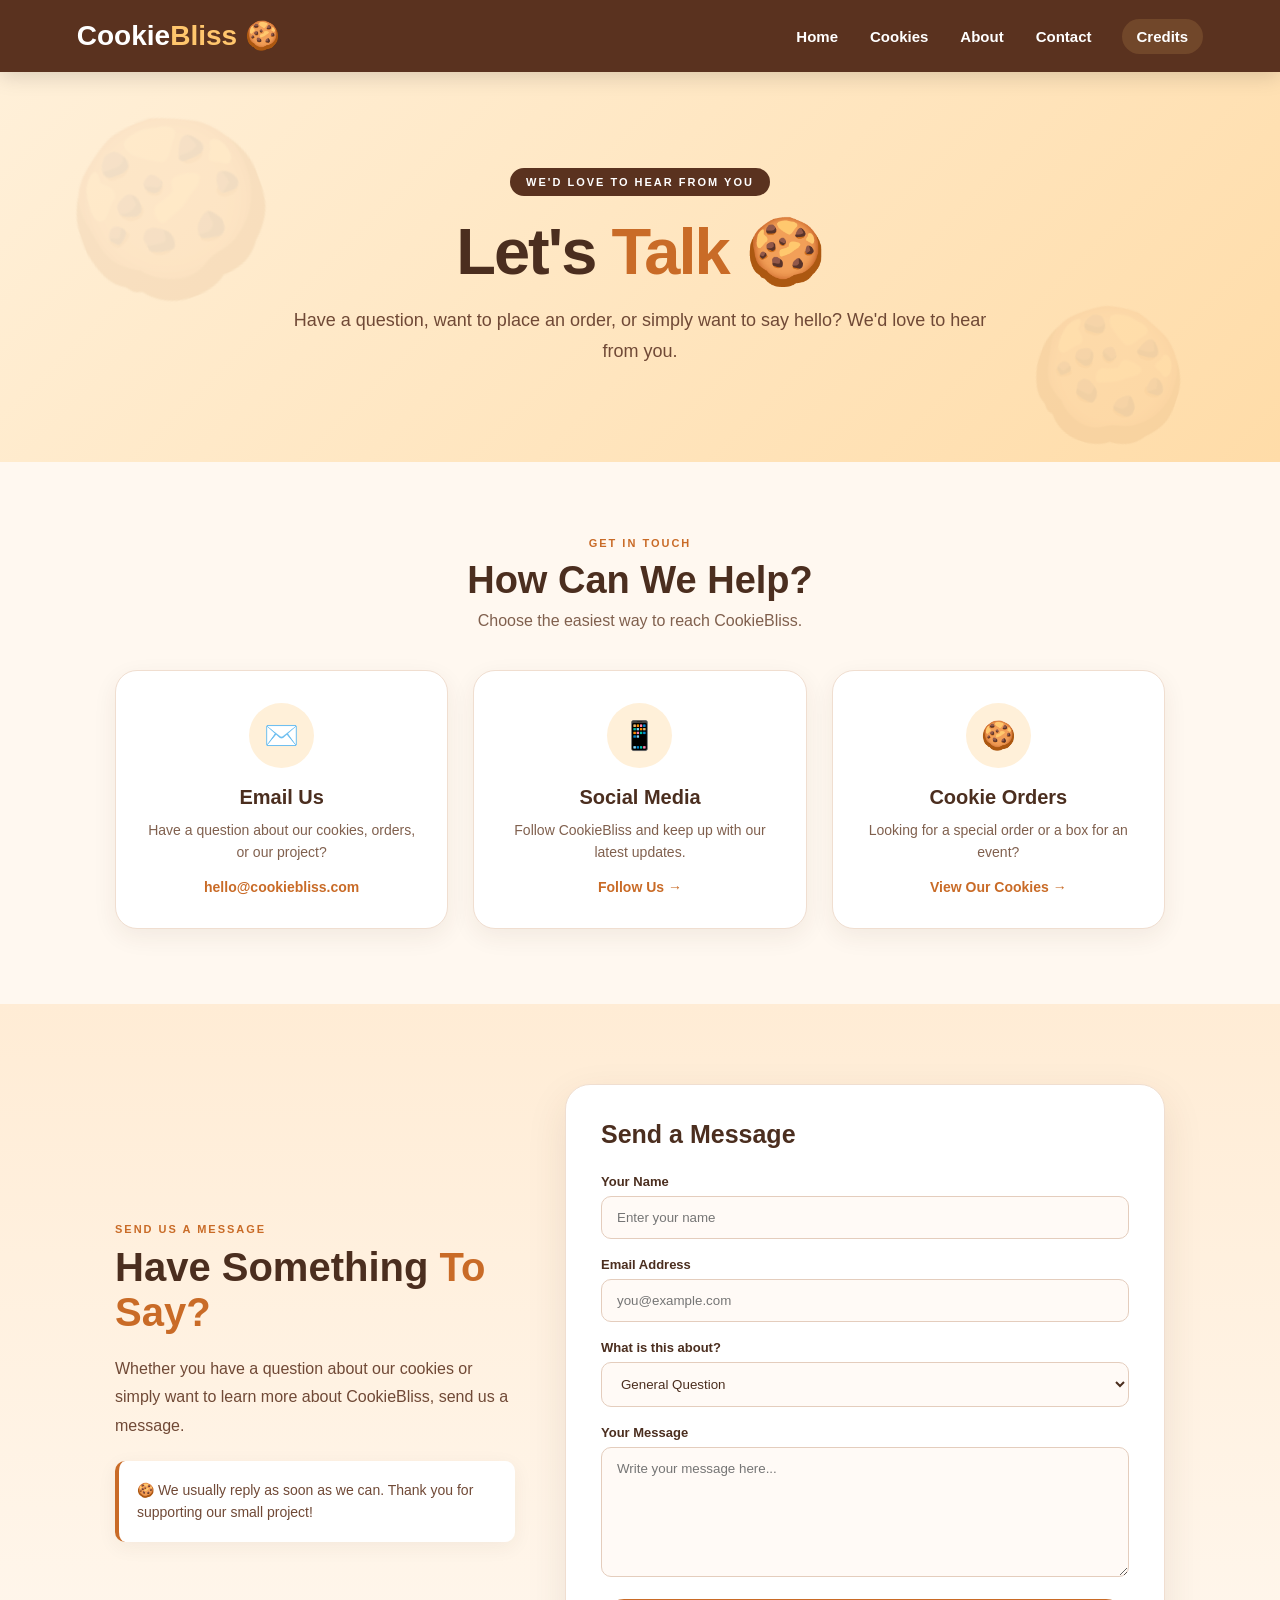
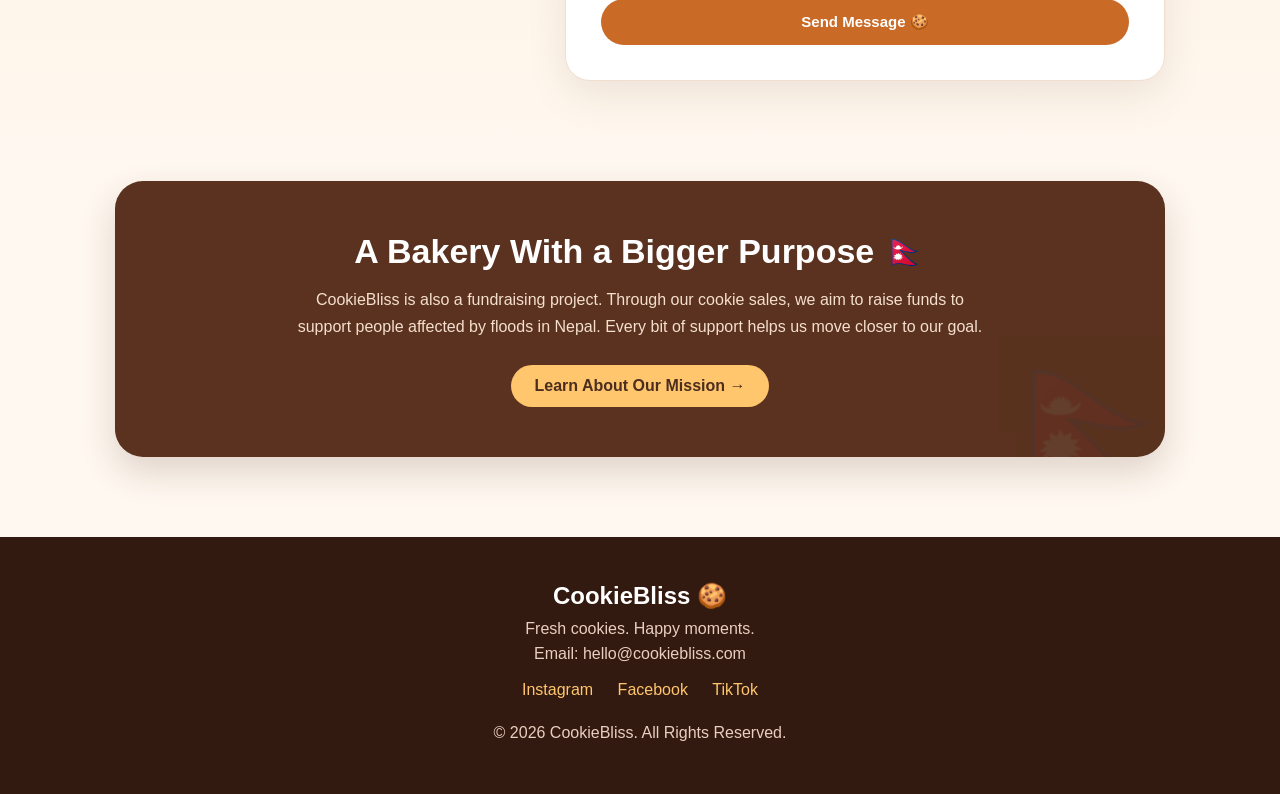
<file: contact.html>
<!DOCTYPE html>
<html lang="en">

<head>

    <meta charset="UTF-8">

    <meta name="viewport"
          content="width=device-width, initial-scale=1.0">

    <title>Contact | CookieBliss 🍪</title>


    <style>

        /* =====================================================
           GENERAL
        ===================================================== */

        * {
            margin: 0;
            padding: 0;
            box-sizing: border-box;
        }

        html {
            scroll-behavior: smooth;
        }

        body {
            font-family: Arial, Helvetica, sans-serif;
            background: #fff8f0;
            color: #4b2e1f;
            overflow-x: hidden;
        }

        a {
            text-decoration: none;
        }


        /* =====================================================
           NAVIGATION
        ===================================================== */

        nav {
            width: 100%;
            min-height: 72px;
            padding: 14px 6%;

            background: #5a321f;
            color: white;

            display: flex;
            justify-content: space-between;
            align-items: center;

            position: sticky;
            top: 0;
            z-index: 1000;

            box-shadow: 0 4px 20px rgba(0, 0, 0, 0.15);
        }

        .logo {
            font-size: 28px;
            font-weight: bold;
            white-space: nowrap;
            line-height: 1;
        }

        .logo span {
            color: #ffc66d;
        }

        nav ul {
            display: flex;
            align-items: center;
            list-style: none;
            gap: 28px;
            margin: 0;
            padding: 0;
        }

        nav ul li {
            margin: 0;
            padding: 0;
        }

        nav ul li a {
            display: block;

            color: white;

            font-size: 15px;
            font-weight: 600;

            padding: 10px 2px;

            position: relative;

            transition: color 0.3s ease;
        }

        nav ul li a:hover {
            color: #ffc66d;
        }

        nav ul li a::after {
            content: "";

            position: absolute;

            left: 0;
            bottom: 3px;

            width: 0;
            height: 2px;

            border-radius: 10px;

            background: #ffc66d;

            transition: width 0.3s ease;
        }

        nav ul li a:hover::after {
            width: 100%;
        }

        /* Credits button */

        nav ul li:last-child a {
            background: rgba(255, 198, 109, 0.14);

            border-radius: 20px;

            padding: 9px 15px;
        }

        nav ul li:last-child a::after {
            display: none;
        }

        nav ul li:last-child a:hover {
            background: #ffc66d;

            color: #5a321f;
        }


        /* =====================================================
           HERO / PAGE HEADER
        ===================================================== */

        .page-header {
            min-height: 390px;

            padding: 80px 7%;

            display: flex;

            align-items: center;
            justify-content: center;

            text-align: center;

            background:
                linear-gradient(
                    135deg,
                    #fff0d9,
                    #ffdca8
                );

            position: relative;

            overflow: hidden;
        }

        .page-header::before {
            content: "🍪";

            position: absolute;

            font-size: 170px;

            left: 5%;
            top: 35px;

            opacity: 0.08;

            transform: rotate(-20deg);
        }

        .page-header::after {
            content: "🍪";

            position: absolute;

            font-size: 130px;

            right: 7%;
            bottom: 10px;

            opacity: 0.08;

            transform: rotate(18deg);
        }

        .header-content {
            position: relative;

            z-index: 2;

            max-width: 700px;

            animation: headerEnter 0.8s ease;
        }

        @keyframes headerEnter {

            from {
                opacity: 0;
                transform: translateY(25px);
            }

            to {
                opacity: 1;
                transform: translateY(0);
            }

        }

        .header-tag {
            display: inline-block;

            padding: 8px 16px;

            background: #5a321f;

            color: white;

            border-radius: 30px;

            font-size: 11px;

            font-weight: bold;

            letter-spacing: 2px;

            margin-bottom: 18px;
        }

        .page-header h1 {
            font-size: clamp(42px, 6vw, 65px);

            letter-spacing: -2px;

            margin-bottom: 15px;
        }

        .page-header h1 span {
            color: #c96b27;
        }

        .page-header p {
            color: #704936;

            font-size: 18px;

            line-height: 1.7;
        }


        /* =====================================================
           CONTACT CARDS
        ===================================================== */

        .contact-section {
            padding: 75px 7%;
        }

        .section-heading {
            text-align: center;

            margin-bottom: 40px;
        }

        .section-heading .label {
            color: #c96b27;

            font-size: 11px;

            font-weight: bold;

            letter-spacing: 2px;

            margin-bottom: 10px;
        }

        .section-heading h2 {
            font-size: 38px;

            margin-bottom: 10px;
        }

        .section-heading p {
            color: #80604e;
        }

        .contact-cards {
            max-width: 1050px;

            margin: auto;

            display: grid;

            grid-template-columns:
                repeat(3, 1fr);

            gap: 25px;
        }

        .contact-card {
            background: white;

            padding: 32px 25px;

            border-radius: 22px;

            border: 1px solid #f0ded0;

            text-align: center;

            box-shadow:
                0 8px 25px
                rgba(75, 46, 31, 0.07);

            transition: 0.35s;
        }

        .contact-card:hover {
            transform: translateY(-8px);

            box-shadow:
                0 18px 35px
                rgba(75, 46, 31, 0.14);
        }

        .contact-icon {
            width: 65px;
            height: 65px;

            margin: auto auto 18px;

            border-radius: 50%;

            background: #fff0d9;

            display: flex;

            align-items: center;
            justify-content: center;

            font-size: 28px;
        }

        .contact-card h3 {
            margin-bottom: 10px;

            font-size: 20px;
        }

        .contact-card p {
            color: #80604e;

            font-size: 14px;

            line-height: 1.6;

            margin-bottom: 14px;
        }

        .contact-card a {
            color: #c96b27;

            font-weight: bold;

            font-size: 14px;
        }


        /* =====================================================
           MESSAGE SECTION
        ===================================================== */

        .message-section {
            padding: 80px 7%;

            background:
                linear-gradient(
                    180deg,
                    #ffecd5,
                    #fff8f0
                );
        }

        .message-container {
            max-width: 1050px;

            margin: auto;

            display: grid;

            grid-template-columns:
                0.8fr 1.2fr;

            gap: 50px;

            align-items: center;
        }

        .message-info h2 {
            font-size: 40px;

            margin-bottom: 18px;
        }

        .message-info h2 span {
            color: #c96b27;
        }

        .message-info p {
            color: #704936;

            line-height: 1.8;

            margin-bottom: 20px;
        }

        .mini-note {
            padding: 18px;

            background: white;

            border-left: 4px solid #c96b27;

            border-radius: 10px;

            color: #704936;

            font-size: 14px;

            line-height: 1.6;

            box-shadow:
                0 5px 20px
                rgba(75, 46, 31, 0.06);
        }


        /* =====================================================
           FORM
        ===================================================== */

        .contact-form {
            background: white;

            padding: 35px;

            border-radius: 25px;

            box-shadow:
                0 15px 40px
                rgba(75, 46, 31, 0.1);

            border: 1px solid #f0ded0;
        }

        .contact-form h3 {
            font-size: 25px;

            margin-bottom: 25px;
        }

        .form-group {
            margin-bottom: 18px;
        }

        .form-group label {
            display: block;

            font-size: 13px;

            font-weight: bold;

            margin-bottom: 7px;
        }

        .form-group input,
        .form-group textarea,
        .form-group select {
            width: 100%;

            padding: 13px 15px;

            border: 1px solid #e4cdbd;

            border-radius: 10px;

            background: #fffaf6;

            color: #4b2e1f;

            font-family: inherit;

            outline: none;

            transition: 0.25s;
        }

        .form-group input:focus,
        .form-group textarea:focus,
        .form-group select:focus {
            border-color: #c96b27;

            box-shadow:
                0 0 0 3px
                rgba(201, 107, 39, 0.1);
        }

        .form-group textarea {
            min-height: 130px;

            resize: vertical;
        }

        .send-btn {
            width: 100%;

            padding: 14px;

            border: none;

            border-radius: 30px;

            background: #c96b27;

            color: white;

            font-weight: bold;

            cursor: pointer;

            font-size: 15px;

            transition: 0.3s;
        }

        .send-btn:hover {
            background: #9f4d18;

            transform: translateY(-3px);

            box-shadow:
                0 8px 20px
                rgba(159, 77, 24, 0.2);
        }


        /* =====================================================
           FLOOD RELIEF SECTION
        ===================================================== */

        .relief {
            max-width: 1050px;

            margin: 20px auto 80px;

            padding: 50px 40px;

            background: #5a321f;

            color: white;

            border-radius: 28px;

            text-align: center;

            position: relative;

            overflow: hidden;

            box-shadow:
                0 15px 35px
                rgba(75, 46, 31, 0.18);
        }

        .relief::before {
            content: "🇳🇵";

            position: absolute;

            font-size: 150px;

            right: -20px;

            bottom: -55px;

            opacity: 0.06;
        }

        .relief h2 {
            font-size: 34px;

            margin-bottom: 15px;

            position: relative;
        }

        .relief p {
            max-width: 700px;

            margin: auto;

            color: #f5dfce;

            line-height: 1.7;

            position: relative;
        }

        .relief-btn {
            display: inline-block;

            margin-top: 25px;

            padding: 12px 24px;

            border-radius: 25px;

            background: #ffc66d;

            color: #4b2e1f;

            font-weight: bold;

            transition: 0.3s;
        }

        .relief-btn:hover {
            background: white;

            transform: translateY(-3px);
        }


        /* =====================================================
           SUCCESS MESSAGE
        ===================================================== */

        #success-message {
            position: fixed;

            top: 90px;

            right: 25px;

            background: #5a321f;

            color: white;

            padding: 15px 20px;

            border-radius: 12px;

            box-shadow:
                0 8px 25px
                rgba(0, 0, 0, 0.2);

            opacity: 0;

            transform: translateY(-15px);

            pointer-events: none;

            transition: 0.3s;

            z-index: 1200;
        }

        #success-message.show {
            opacity: 1;

            transform: translateY(0);
        }


        /* =====================================================
           FOOTER
        ===================================================== */

        footer {
            background: #321a10;

            color: white;

            text-align: center;

            padding: 45px 20px;
        }

        footer h2 {
            margin-bottom: 10px;
        }

        footer p {
            color: #e9cfc0;

            margin: 7px;
        }

        .socials {
            margin-top: 18px;
        }

        .socials a {
            color: #ffc66d;

            margin: 0 10px;

            transition: 0.3s;
        }

        .socials a:hover {
            color: white;
        }


        /* =====================================================
           SCROLL REVEAL
        ===================================================== */

        .reveal {
            opacity: 0;

            transform: translateY(25px);

            transition:
                opacity 0.7s ease,
                transform 0.7s ease;
        }

        .reveal.active {
            opacity: 1;

            transform: translateY(0);
        }


        /* =====================================================
           MOBILE
        ===================================================== */

        @media (max-width: 850px) {

            .contact-cards {
                grid-template-columns: 1fr;
            }

            .message-container {
                grid-template-columns: 1fr;
            }

        }


        @media (max-width: 600px) {

            nav {
                min-height: auto;

                padding: 15px 20px;

                flex-direction: column;

                gap: 12px;
            }

            nav ul {
                width: 100%;

                justify-content: center;

                flex-wrap: wrap;

                gap: 6px 18px;
            }

            nav ul li a {
                font-size: 14px;

                padding: 7px 2px;
            }

            nav ul li:last-child a {
                padding: 7px 12px;
            }

            .page-header {
                min-height: 320px;

                padding: 60px 20px;
            }

            .contact-section,
            .message-section {
                padding-left: 5%;

                padding-right: 5%;
            }

            .contact-form {
                padding: 25px;
            }

            .relief {
                margin-left: 5%;

                margin-right: 5%;

                padding: 40px 25px;
            }

        }


        @media (max-width: 430px) {

            nav ul {
                gap: 4px 12px;
            }

            nav ul li a {
                font-size: 13px;
            }

        }

    </style>

</head>


<body>


    <!-- =====================================================
         NAVIGATION
    ====================================================== -->

    <nav>

        <div class="logo">
            Cookie<span>Bliss</span> 🍪
        </div>

        <ul>

            <li>
                <a href="index.html">
                    Home
                </a>
            </li>

            <li>
                <a href="cookies.html">
                    Cookies
                </a>
            </li>

            <li>
                <a href="about.html">
                    About
                </a>
            </li>

            <li>
                <a href="contact.html">
                    Contact
                </a>
            </li>

            <li>
                <a href="Credits.html">
                    Credits
                </a>
            </li>

        </ul>

    </nav>


    <!-- =====================================================
         PAGE HEADER
    ====================================================== -->

    <section class="page-header">

        <div class="header-content">

            <div class="header-tag">
                WE'D LOVE TO HEAR FROM YOU
            </div>

            <h1>
                Let's
                <span>Talk</span> 🍪
            </h1>

            <p>
                Have a question, want to place an order,
                or simply want to say hello?
                We'd love to hear from you.
            </p>

        </div>

    </section>


    <!-- =====================================================
         CONTACT OPTIONS
    ===================================================== -->

    <section class="contact-section">

        <div class="section-heading">

            <div class="label">
                GET IN TOUCH
            </div>

            <h2>
                How Can We Help?
            </h2>

            <p>
                Choose the easiest way to reach CookieBliss.
            </p>

        </div>


        <div class="contact-cards">


            <div class="contact-card reveal">

                <div class="contact-icon">
                    ✉️
                </div>

                <h3>
                    Email Us
                </h3>

                <p>
                    Have a question about our cookies,
                    orders, or our project?
                </p>

                <a href="mailto:hello@cookiebliss.com">
                    hello@cookiebliss.com
                </a>

            </div>


            <div class="contact-card reveal">

                <div class="contact-icon">
                    📱
                </div>

                <h3>
                    Social Media
                </h3>

                <p>
                    Follow CookieBliss and keep up
                    with our latest updates.
                </p>

                <a href="https://www.instagram.com/sakhi.initiative/">
                    Follow Us →
                </a>

            </div>


            <div class="contact-card reveal">

                <div class="contact-icon">
                    🍪
                </div>

                <h3>
                    Cookie Orders
                </h3>

                <p>
                    Looking for a special order
                    or a box for an event?
                </p>

                <a href="cookies.html">
                    View Our Cookies →
                </a>

            </div>


        </div>

    </section>


    <!-- =====================================================
         MESSAGE FORM
    ===================================================== -->

    <section class="message-section">

        <div class="message-container">


            <div class="message-info reveal">

                <div class="section-heading"
                     style="text-align:left; margin-bottom:20px;">

                    <div class="label">
                        SEND US A MESSAGE
                    </div>

                    <h2>
                        Have Something
                        <span>To Say?</span>
                    </h2>

                </div>

                <p>
                    Whether you have a question about our
                    cookies or simply want to learn more about
                    CookieBliss, send us a message.
                </p>

                <div class="mini-note">
                    🍪 We usually reply as soon as we can.
                    Thank you for supporting our small project!
                </div>

            </div>


            <form
                class="contact-form"
                id="contactForm">

                <h3>
                    Send a Message
                </h3>


                <div class="form-group">

                    <label for="name">
                        Your Name
                    </label>

                    <input
                        type="text"
                        id="name"
                        placeholder="Enter your name"
                        required>

                </div>


                <div class="form-group">

                    <label for="email">
                        Email Address
                    </label>

                    <input
                        type="email"
                        id="email"
                        placeholder="you@example.com"
                        required>

                </div>


                <div class="form-group">

                    <label for="reason">
                        What is this about?
                    </label>

                    <select id="reason">

                        <option>
                            General Question
                        </option>

                        <option>
                            Cookie Order
                        </option>

                        <option>
                            Special Request
                        </option>

                        <option>
                            Fundraising Project
                        </option>

                        <option>
                            Other
                        </option>

                    </select>

                </div>


                <div class="form-group">

                    <label for="message">
                        Your Message
                    </label>

                    <textarea
                        id="message"
                        placeholder="Write your message here..."
                        required></textarea>

                </div>


                <button
                    type="submit"
                    class="send-btn">

                    Send Message 🍪

                </button>

            </form>


        </div>

    </section>


    <!-- =====================================================
         FLOOD RELIEF
    ====================================================== -->

    <section class="relief reveal">

        <h2>
            A Bakery With a Bigger Purpose 🇳🇵
        </h2>

        <p>
            CookieBliss is also a fundraising project.
            Through our cookie sales, we aim to raise funds
            to support people affected by floods in Nepal.
            Every bit of support helps us move closer to our goal.
        </p>

        <a
            href="about.html"
            class="relief-btn">

            Learn About Our Mission →

        </a>

    </section>


    <!-- =====================================================
         SUCCESS MESSAGE
    ===================================================== -->

    <div id="success-message">
        ✓ Message ready to send!
    </div>


    <!-- =====================================================
         FOOTER
    ===================================================== -->

    <footer>

        <h2>
            CookieBliss 🍪
        </h2>

        <p>
            Fresh cookies. Happy moments.
        </p>

        <p>
            Email: hello@cookiebliss.com
        </p>


        <div class="socials">

            <a href="https://www.instagram.com/sakhi.initiative/">
                Instagram
            </a>

            <a href="#">
                Facebook
            </a>

            <a href="#">
                TikTok
            </a>

        </div>


        <br>


        <p>
            © 2026 CookieBliss. All Rights Reserved.
        </p>

    </footer>


    <!-- =====================================================
         JAVASCRIPT
    ===================================================== -->

    <script>

        /* =================================================
           SCROLL REVEAL
        ================================================= */

        const revealElements =
            document.querySelectorAll(".reveal");


        function revealOnScroll() {

            const screenHeight =
                window.innerHeight;


            revealElements.forEach(
                function(element) {

                    const position =
                        element
                        .getBoundingClientRect()
                        .top;


                    if (
                        position <
                        screenHeight - 70
                    ) {

                        element.classList.add(
                            "active"
                        );

                    }

                }
            );

        }


        window.addEventListener(
            "scroll",
            revealOnScroll
        );


        revealOnScroll();


        /* =================================================
           CONTACT FORM
        ================================================= */

        const form =
            document.getElementById(
                "contactForm"
            );


        const successMessage =
            document.getElementById(
                "success-message"
            );


        form.addEventListener(
            "submit",
            function(event) {

                event.preventDefault();


                successMessage.classList.add(
                    "show"
                );


                form.reset();


                setTimeout(
                    function() {

                        successMessage.classList.remove(
                            "show"
                        );

                    },
                    2500
                );

            }
        );

    </script>


</body>

</html>
</file>
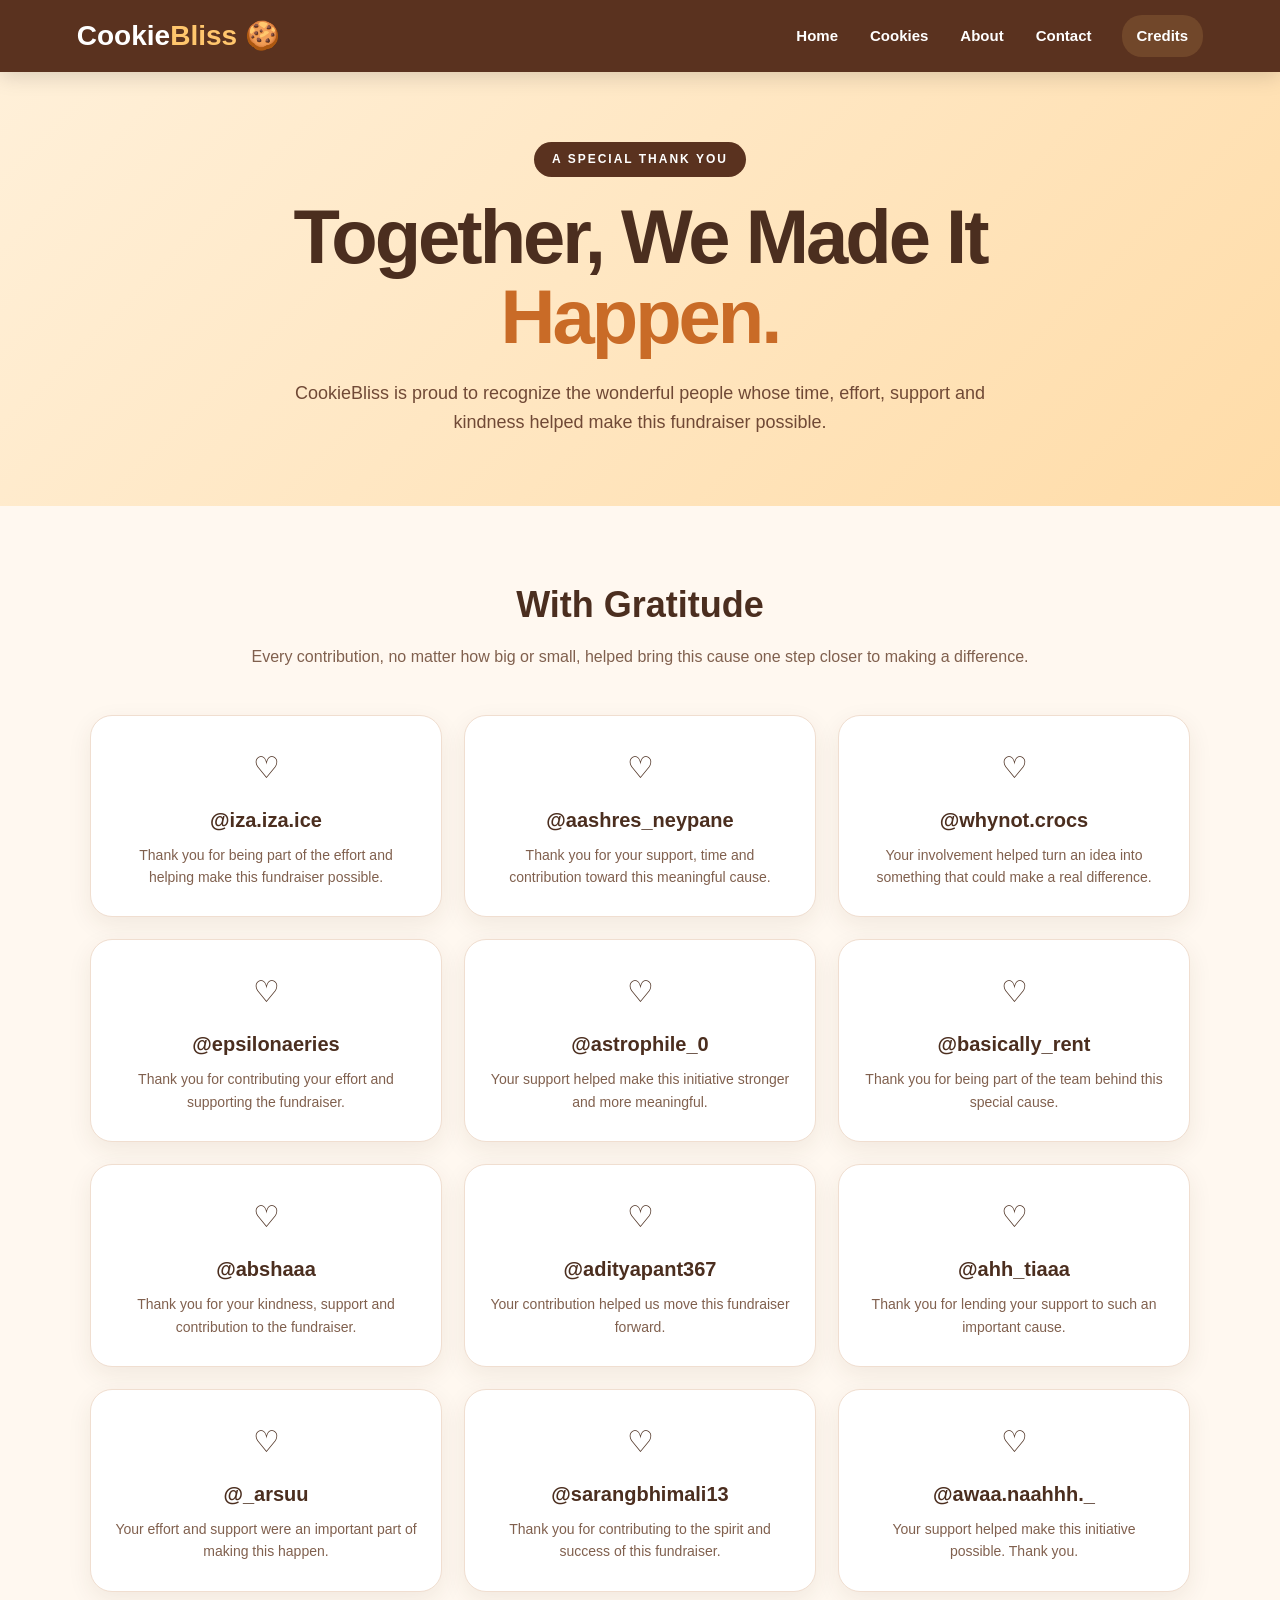
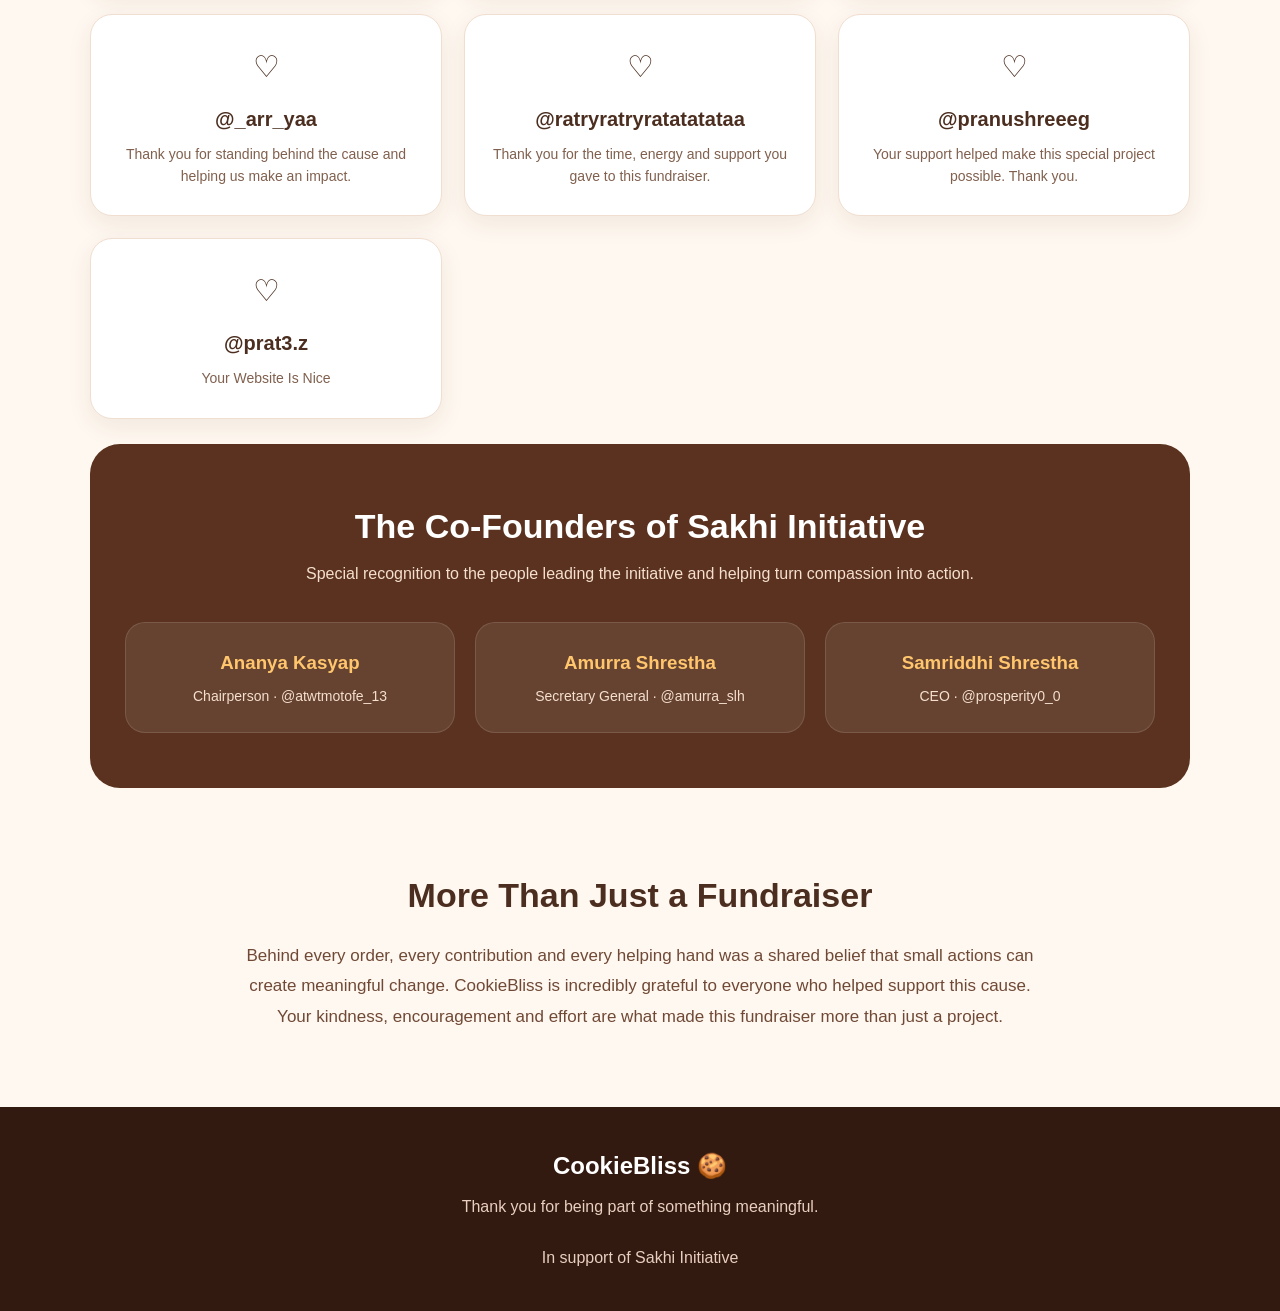
<file: Credits.html>
<!DOCTYPE html>
<html lang="en">
<head>
    <meta charset="UTF-8">
    <meta name="viewport" content="width=device-width, initial-scale=1.0">
    <title>Thank You | CookieBliss & Sakhi Initiative</title>

    <style>
        * {
            margin: 0;
            padding: 0;
            box-sizing: border-box;
        }

        html {
            scroll-behavior: smooth;
        }

        body {
            font-family: Arial, Helvetica, sans-serif;
            background: #fff8f0;
            color: #4b2e1f;
            line-height: 1.6;
        }

        .hero {
            min-height: 48vh;
            display: flex;
            align-items: center;
            justify-content: center;
            text-align: center;
            padding: 70px 20px;
            background: linear-gradient(135deg, #fff0d9, #ffdca8);
        }

        .hero-content {
            max-width: 850px;
        }

        .tag {
            display: inline-block;
            background: #5a321f;
            color: white;
            padding: 8px 18px;
            border-radius: 30px;
            font-size: 12px;
            font-weight: bold;
            letter-spacing: 2px;
            margin-bottom: 20px;
        }

        h1 {
            font-size: clamp(42px, 7vw, 76px);
            line-height: 1.05;
            letter-spacing: -3px;
            margin-bottom: 22px;
        }

        h1 span {
            color: #c96b27;
        }

        .hero p {
            max-width: 700px;
            margin: auto;
            color: #704936;
            font-size: 18px;
        }

        .section {
            max-width: 1150px;
            margin: auto;
            padding: 70px 25px;
        }

        .section-heading {
            text-align: center;
            margin-bottom: 45px;
        }

        .section-heading h2 {
            font-size: 36px;
            margin-bottom: 10px;
        }

        .section-heading p {
            color: #80604e;
        }

        .people {
            display: grid;
            grid-template-columns: repeat(3, 1fr);
            gap: 22px;
        }

        .person {
            background: white;
            border: 1px solid #f0ded0;
            border-radius: 22px;
            padding: 28px 24px;
            text-align: center;
            box-shadow: 0 8px 25px rgba(75, 46, 31, 0.08);
            transition: 0.3s;
        }

        .person:hover {
            transform: translateY(-6px);
            box-shadow: 0 15px 35px rgba(75, 46, 31, 0.13);
        }

        .person .heart {
            font-size: 30px;
            margin-bottom: 12px;
        }

        .person h3 {
            font-size: 20px;
            margin-bottom: 8px;
        }

        .person p {
            color: #80604e;
            font-size: 14px;
        }

        .founders {
            background: #5a321f;
            color: white;
            border-radius: 30px;
            padding: 55px 35px;
            margin-top: 25px;
        }

        .founders-heading {
            text-align: center;
            margin-bottom: 35px;
        }

        .founders-heading h2 {
            font-size: 34px;
            margin-bottom: 8px;
        }

        .founders-heading p {
            color: #f5dfce;
        }

        .founder-grid {
            display: grid;
            grid-template-columns: repeat(3, 1fr);
            gap: 20px;
        }

        .founder {
            background: rgba(255, 255, 255, 0.08);
            border: 1px solid rgba(255, 255, 255, 0.12);
            border-radius: 20px;
            padding: 25px;
            text-align: center;
        }

        .founder h3 {
            color: #ffc66d;
            margin-bottom: 7px;
        }

        .founder p {
            color: #f5dfce;
            font-size: 14px;
        }

        .message {
            max-width: 850px;
            margin: 0 auto;
            text-align: center;
            padding: 10px 20px 75px;
        }

        .message h2 {
            font-size: 34px;
            margin-bottom: 18px;
        }

        .message p {
            color: #704936;
            font-size: 17px;
            line-height: 1.8;
        }

        footer {
            background: #321a10;
            color: white;
            text-align: center;
            padding: 40px 20px;
        }

        footer h2 {
            margin-bottom: 8px;
        }

        footer p {
            color: #e9cfc0;
        }

        @media (max-width: 850px) {
            .people,
            .founder-grid {
                grid-template-columns: repeat(2, 1fr);
            }
        }

        @media (max-width: 560px) {
            .people,
            .founder-grid {
                grid-template-columns: 1fr;
            }

            .section {
                padding: 55px 18px;
            }

            .founders {
                padding: 40px 22px;
            }
        }
        /* =========================
           NAVIGATION
        ========================= */

        nav {
            width: 100%;
            min-height: 72px;
            padding: 14px 6%;
            background: #5a321f;
            color: white;
            display: flex;
            justify-content: space-between;
            align-items: center;
            position: sticky;
            top: 0;
            z-index: 1000;
            box-shadow: 0 4px 20px rgba(0, 0, 0, 0.15);
        }

        .logo {
            font-size: 28px;
            font-weight: bold;
            white-space: nowrap;
            line-height: 1;
        }

        .logo span {
            color: #ffc66d;
        }

        nav ul {
            display: flex;
            align-items: center;
            list-style: none;
            gap: 28px;
            margin: 0;
            padding: 0;
        }

        nav ul li {
            margin: 0;
            padding: 0;
        }

        nav ul li a {
            display: block;
            color: white;
            text-decoration: none;
            font-size: 15px;
            font-weight: 600;
            padding: 10px 2px;
            position: relative;
            transition: color 0.3s ease;
        }

        nav ul li a:hover {
            color: #ffc66d;
        }

        nav ul li a::after {
            content: "";
            position: absolute;
            left: 0;
            bottom: 3px;
            width: 0;
            height: 2px;
            border-radius: 10px;
            background: #ffc66d;
            transition: width 0.3s ease;
        }

        nav ul li a:hover::after {
            width: 100%;
        }

        /* Highlight the current Credits page */
        nav ul li:last-child a {
            background: rgba(255, 198, 109, 0.14);
            border-radius: 20px;
            padding: 9px 15px;
        }

        nav ul li:last-child a::after {
            display: none;
        }

        nav ul li:last-child a:hover {
            background: #ffc66d;
            color: #5a321f;
        }

        /* Mobile navigation */
        @media (max-width: 700px) {
            nav {
                min-height: auto;
                padding: 15px 20px;
                flex-direction: column;
                gap: 12px;
            }

            .logo {
                font-size: 25px;
            }

            nav ul {
                width: 100%;
                justify-content: center;
                flex-wrap: wrap;
                gap: 6px 18px;
            }

            nav ul li a {
                font-size: 14px;
                padding: 7px 2px;
            }

            nav ul li:last-child a {
                padding: 7px 12px;
            }
        }

        @media (max-width: 430px) {
            nav ul {
                gap: 4px 12px;
            }

            nav ul li a {
                font-size: 13px;
            }
        }

    </style>
</head>

<body>
        <nav>

        <div class="logo">
            Cookie<span>Bliss</span> 🍪
        </div>

        <ul>

            <li>
                <a href="index.html">
                    Home
                </a>
            </li>

            <li>
                <a href="cookies.html">
                    Cookies
                </a>
            </li>

            <li>
                <a href="about.html">
                    About
                </a>
            </li>

            <li>
                <a href="contact.html">
                    Contact
                </a>
            </li>
             <li>
                <a href="Credits.html">
                    Credits
                </a>
            </li>

        </ul>

    </nav>

    <section class="hero">
        <div class="hero-content">
            <div class="tag">A SPECIAL THANK YOU</div>

            <h1>
                Together, We Made It
                <span>Happen.</span>
            </h1>

            <p>
                CookieBliss is proud to recognize the wonderful people
                whose time, effort, support and kindness helped make this
                fundraiser possible.
            </p>
        </div>
    </section>

    <section class="section">

        <div class="section-heading">
            <h2>With Gratitude</h2>
            <p>
                Every contribution, no matter how big or small, helped bring
                this cause one step closer to making a difference.
            </p>
        </div>

        <div class="people">

            <div class="person">
                <div class="heart">♡</div>
                <h3>@iza.iza.ice</h3>
                <p>Thank you for being part of the effort and helping make this fundraiser possible.</p>
            </div>

            <div class="person">
                <div class="heart">♡</div>
                <h3>@aashres_neypane</h3>
                <p>Thank you for your support, time and contribution toward this meaningful cause.</p>
            </div>

            <div class="person">
                <div class="heart">♡</div>
                <h3>@whynot.crocs</h3>
                <p>Your involvement helped turn an idea into something that could make a real difference.</p>
            </div>

            <div class="person">
                <div class="heart">♡</div>
                <h3>@epsilonaeries</h3>
                <p>Thank you for contributing your effort and supporting the fundraiser.</p>
            </div>

            <div class="person">
                <div class="heart">♡</div>
                <h3>@astrophile_0</h3>
                <p>Your support helped make this initiative stronger and more meaningful.</p>
            </div>

            <div class="person">
                <div class="heart">♡</div>
                <h3>@basically_rent</h3>
                <p>Thank you for being part of the team behind this special cause.</p>
            </div>

            <div class="person">
                <div class="heart">♡</div>
                <h3>@abshaaa</h3>
                <p>Thank you for your kindness, support and contribution to the fundraiser.</p>
            </div>

            <div class="person">
                <div class="heart">♡</div>
                <h3>@adityapant367</h3>
                <p>Your contribution helped us move this fundraiser forward.</p>
            </div>

            <div class="person">
                <div class="heart">♡</div>
                <h3>@ahh_tiaaa</h3>
                <p>Thank you for lending your support to such an important cause.</p>
            </div>

            <div class="person">
                <div class="heart">♡</div>
                <h3>@_arsuu</h3>
                <p>Your effort and support were an important part of making this happen.</p>
            </div>

            <div class="person">
                <div class="heart">♡</div>
                <h3>@sarangbhimali13</h3>
                <p>Thank you for contributing to the spirit and success of this fundraiser.</p>
            </div>

            <div class="person">
                <div class="heart">♡</div>
                <h3>@awaa.naahhh._</h3>
                <p>Your support helped make this initiative possible. Thank you.</p>
            </div>

            <div class="person">
                <div class="heart">♡</div>
                <h3>@_arr_yaa</h3>
                <p>Thank you for standing behind the cause and helping us make an impact.</p>
            </div>

            <div class="person">
                <div class="heart">♡</div>
                <h3>@ratryratryratatatataa</h3>
                <p>Thank you for the time, energy and support you gave to this fundraiser.</p>
            </div>

            <div class="person">
                <div class="heart">♡</div>
                <h3>@pranushreeeg</h3>
                <p>Your support helped make this special project possible. Thank you.</p>
            </div>
                <div class="person">
                <div class="heart">♡</div>
                <h3>@prat3.z</h3>
                <p>Your Website Is Nice</p>
            </div>

        </div>

        <div class="founders">

            <div class="founders-heading">
                <h2>The Co-Founders of Sakhi Initiative</h2>
                <p>
                    Special recognition to the people leading the initiative
                    and helping turn compassion into action.
                </p>
            </div>

            <div class="founder-grid">

                <div class="founder">
                    <h3>Ananya Kasyap</h3>
                    <p>Chairperson · @atwtmotofe_13</p>
                </div>

                <div class="founder">
                    <h3>Amurra Shrestha</h3>
                    <p>Secretary General · @amurra_slh</p>
                </div>

                <div class="founder">
                    <h3>Samriddhi Shrestha</h3>
                    <p>CEO · @prosperity0_0</p>
                </div>
                

            </div>
        </div>

    </section>

    <section class="message">

        <h2>More Than Just a Fundraiser</h2>

        <p>
            Behind every order, every contribution and every helping hand
            was a shared belief that small actions can create meaningful
            change. CookieBliss is incredibly grateful to everyone who
            helped support this cause. Your kindness, encouragement and
            effort are what made this fundraiser more than just a project.
        </p>

    </section>

    <footer>
        <h2>CookieBliss 🍪</h2>
        <p>Thank you for being part of something meaningful.</p>
        <br>
        <p>In support of Sakhi Initiative</p>
    </footer>

</body>
</html>
</file>
